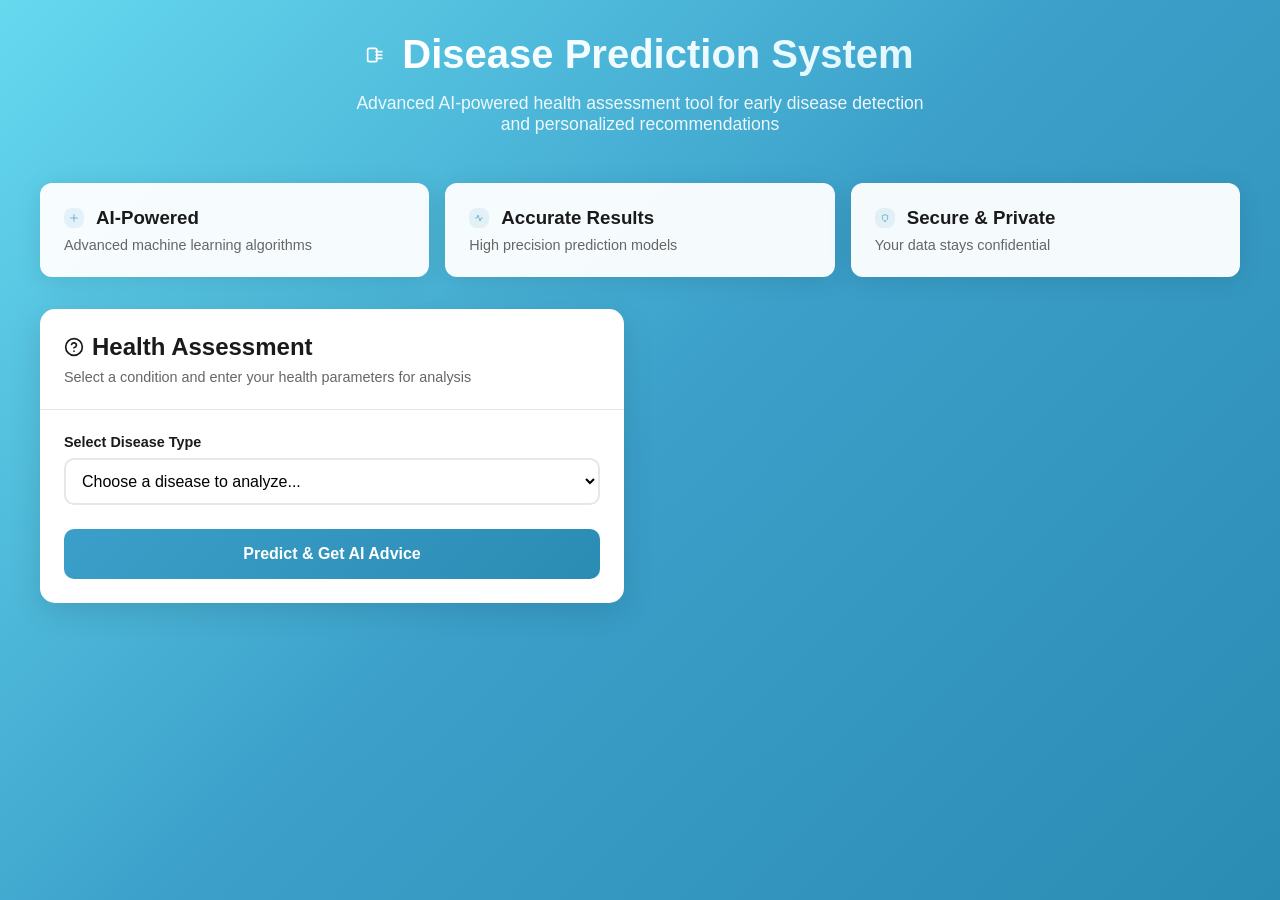
<file: templates/index.html>
<!DOCTYPE html>
<html lang="en">
<head>
    <meta charset="UTF-8">
    <meta name="viewport" content="width=device-width, initial-scale=1.0">
    <title>Disease Prediction System - AI-Powered Health Assessment</title>
    <meta name="description" content="Advanced AI-powered disease prediction tool for early detection of diabetes, heart disease, and Parkinson's. Get personalized health recommendations.">
    <style>
        * {
            margin: 0;
            padding: 0;
            box-sizing: border-box;
        }

        body {
            font-family: 'Segoe UI', Tahoma, Geneva, Verdana, sans-serif;
            background: linear-gradient(135deg, #66d9ef 0%, #3b9fc9 50%, #2b8cb3 100%);
            min-height: 100vh;
            padding: 2rem 1rem;
        }

        .container {
            max-width: 1200px;
            margin: 0 auto;
        }

        /* Header */
        .header {
            text-align: center;
            margin-bottom: 3rem;
            animation: fadeIn 0.6s ease-out;
        }

        .header-title-wrapper {
            display: flex;
            align-items: center;
            justify-content: center;
            gap: 1rem;
            margin-bottom: 1rem;
        }

        .header-icon {
            width: 48px;
            height: 48px;
            color: #fff;
        }

        .header-title {
            font-size: 2.5rem;
            font-weight: bold;
            background: linear-gradient(135deg, #fff 0%, #e0f7ff 100%);
            -webkit-background-clip: text;
            -webkit-text-fill-color: transparent;
            background-clip: text;
        }

        .header-subtitle {
            color: rgba(255, 255, 255, 0.9);
            font-size: 1.1rem;
            max-width: 600px;
            margin: 0 auto;
        }

        /* Feature Cards */
        .features-grid {
            display: grid;
            grid-template-columns: repeat(auto-fit, minmax(250px, 1fr));
            gap: 1rem;
            margin-bottom: 2rem;
            animation: fadeIn 0.8s ease-out;
        }

        .feature-card {
            background: rgba(255, 255, 255, 0.95);
            padding: 1.5rem;
            border-radius: 12px;
            box-shadow: 0 4px 24px rgba(0, 0, 0, 0.1);
            transition: all 0.3s ease;
        }

        .feature-card:hover {
            transform: translateY(-5px) scale(1.02);
            box-shadow: 0 8px 32px rgba(0, 0, 0, 0.15);
        }

        .feature-header {
            display: flex;
            align-items: center;
            gap: 0.75rem;
            margin-bottom: 0.5rem;
        }

        .feature-icon {
            width: 32px;
            height: 32px;
            padding: 6px;
            background: rgba(59, 159, 201, 0.1);
            border-radius: 8px;
            color: #3b9fc9;
        }

        .feature-title {
            font-weight: 600;
            color: #1a1a1a;
        }

        .feature-description {
            color: #666;
            font-size: 0.9rem;
        }

        /* Main Grid */
        .main-grid {
            display: grid;
            grid-template-columns: 1fr;
            gap: 2rem;
            animation: scaleIn 0.5s ease-out;
        }

        @media (min-width: 1024px) {
            .main-grid {
                grid-template-columns: 1fr 1fr;
            }
        }

        /* Cards */
        .card {
            background: white;
            border-radius: 15px;
            box-shadow: 0 8px 32px rgba(0, 0, 0, 0.12);
            overflow: hidden;
        }

        .card-header {
            padding: 1.5rem;
            border-bottom: 1px solid #e5e7eb;
        }

        .card-title {
            font-size: 1.5rem;
            font-weight: 700;
            color: #1a1a1a;
            display: flex;
            align-items: center;
            gap: 0.5rem;
            margin-bottom: 0.5rem;
        }

        .card-description {
            color: #666;
            font-size: 0.9rem;
        }

        .card-content {
            padding: 1.5rem;
        }

        /* Form */
        .form-group {
            margin-bottom: 1.5rem;
        }

        .form-label {
            display: block;
            font-weight: 600;
            color: #1a1a1a;
            margin-bottom: 0.5rem;
            font-size: 0.9rem;
        }

        select, input {
            width: 100%;
            padding: 0.75rem;
            border: 2px solid #e5e7eb;
            border-radius: 10px;
            font-size: 1rem;
            transition: all 0.3s;
            background: white;
        }

        select:focus, input:focus {
            outline: none;
            border-color: #3b9fc9;
            box-shadow: 0 0 0 3px rgba(59, 159, 201, 0.1);
        }

        .hint-box {
            background: rgba(59, 159, 201, 0.1);
            padding: 1rem;
            border-radius: 10px;
            border: 1px solid rgba(59, 159, 201, 0.2);
            margin-top: 1rem;
            animation: fadeIn 0.3s ease-out;
        }

        .hint-text {
            display: flex;
            align-items: center;
            gap: 0.5rem;
            font-weight: 600;
            color: #1a1a1a;
            margin-bottom: 0.5rem;
            font-size: 0.9rem;
        }

        .example-box {
            background: rgba(255, 255, 255, 0.8);
            padding: 0.5rem;
            border-radius: 6px;
            font-size: 0.85rem;
            color: #666;
            margin-top: 0.5rem;
        }

        button {
            width: 100%;
            padding: 1rem;
            background: linear-gradient(135deg, #3b9fc9 0%, #2b8cb3 100%);
            color: white;
            border: none;
            border-radius: 10px;
            font-size: 1rem;
            font-weight: 700;
            cursor: pointer;
            transition: all 0.3s;
        }

        button:hover:not(:disabled) {
            opacity: 0.9;
            transform: translateY(-2px);
            box-shadow: 0 6px 20px rgba(59, 159, 201, 0.3);
        }

        button:disabled {
            opacity: 0.6;
            cursor: not-allowed;
        }

        /* Results */
        .result-box {
            background: linear-gradient(135deg, rgba(59, 159, 201, 0.1) 0%, rgba(43, 140, 179, 0.1) 100%);
            padding: 1.5rem;
            border-radius: 10px;
            border: 1px solid rgba(59, 159, 201, 0.2);
        }

        .result-text {
            font-size: 1.1rem;
            font-weight: 600;
            color: #1a1a1a;
            line-height: 1.6;
        }

        .advice-box {
            background: white;
            border: 1px solid rgba(43, 140, 179, 0.2);
            padding: 1.5rem;
            border-radius: 10px;
            line-height: 1.6;
            color: #333;
            white-space: pre-line;
        }

        .disclaimer {
            margin-top: 1rem;
            padding: 1rem;
            background: rgba(252, 211, 77, 0.1);
            border: 1px solid rgba(252, 211, 77, 0.3);
            border-radius: 8px;
            font-size: 0.8rem;
            color: #666;
        }

        .hidden {
            display: none;
        }

        /* Animations */
        @keyframes fadeIn {
            from {
                opacity: 0;
                transform: translateY(20px);
            }
            to {
                opacity: 1;
                transform: translateY(0);
            }
        }

        @keyframes scaleIn {
            from {
                opacity: 0;
                transform: scale(0.95);
            }
            to {
                opacity: 1;
                transform: scale(1);
            }
        }

        /* Loading Spinner */
        .spinner {
            border: 3px solid rgba(255, 255, 255, 0.3);
            border-top: 3px solid white;
            border-radius: 50%;
            width: 20px;
            height: 20px;
            animation: spin 1s linear infinite;
            display: inline-block;
            vertical-align: middle;
            margin-left: 10px;
        }

        @keyframes spin {
            0% { transform: rotate(0deg); }
            100% { transform: rotate(360deg); }
        }

        /* Icons (SVG) */
        .icon-svg {
            width: 20px;
            height: 20px;
            stroke: currentColor;
            stroke-width: 2;
            stroke-linecap: round;
            stroke-linejoin: round;
            fill: none;
        }

        @media (max-width: 768px) {
            .header-title {
                font-size: 1.8rem;
            }
            .header-icon {
                width: 36px;
                height: 36px;
            }
        }
    </style>
</head>
<body>
    <div class="container">
        <!-- Header -->
        <div class="header">
            <div class="header-title-wrapper">
                <svg class="header-icon icon-svg" viewBox="0 0 24 24">
                    <path d="M11 4a2 2 0 0 1 2 2v12a2 2 0 0 1-2 2H4a2 2 0 0 1-2-2V6a2 2 0 0 1 2-2h7z"/>
                    <path d="M19 12h-7"/>
                    <path d="M19 16h-7"/>
                    <path d="M19 8h-7"/>
                </svg>
                <h1 class="header-title">Disease Prediction System</h1>
            </div>
            <p class="header-subtitle">
                Advanced AI-powered health assessment tool for early disease detection and personalized recommendations
            </p>
        </div>

        <!-- Features Grid -->
        <div class="features-grid">
            <div class="feature-card">
                <div class="feature-header">
                    <svg class="feature-icon icon-svg" viewBox="0 0 24 24">
                        <path d="M12 2v20M2 12h20"/>
                    </svg>
                    <h3 class="feature-title">AI-Powered</h3>
                </div>
                <p class="feature-description">Advanced machine learning algorithms</p>
            </div>
            
            <div class="feature-card">
                <div class="feature-header">
                    <svg class="feature-icon icon-svg" viewBox="0 0 24 24">
                        <polyline points="22 12 18 12 15 21 9 3 6 12 2 12"/>
                    </svg>
                    <h3 class="feature-title">Accurate Results</h3>
                </div>
                <p class="feature-description">High precision prediction models</p>
            </div>
            
            <div class="feature-card">
                <div class="feature-header">
                    <svg class="feature-icon icon-svg" viewBox="0 0 24 24">
                        <path d="M12 22s8-4 8-10V5l-8-3-8 3v7c0 6 8 10 8 10z"/>
                    </svg>
                    <h3 class="feature-title">Secure & Private</h3>
                </div>
                <p class="feature-description">Your data stays confidential</p>
            </div>
        </div>

        <!-- Main Grid -->
        <div class="main-grid">
            <!-- Prediction Form -->
            <div class="card">
                <div class="card-header">
                    <h2 class="card-title">
                        <svg class="icon-svg" viewBox="0 0 24 24">
                            <circle cx="12" cy="12" r="10"/>
                            <path d="M9.09 9a3 3 0 0 1 5.83 1c0 2-3 3-3 3"/>
                            <line x1="12" y1="17" x2="12.01" y2="17"/>
                        </svg>
                        Health Assessment
                    </h2>
                    <p class="card-description">
                        Select a condition and enter your health parameters for analysis
                    </p>
                </div>
                <div class="card-content">
                    <form id="predictionForm">
                        <div class="form-group">
                            <label class="form-label" for="disease">Select Disease Type</label>
                            <select id="disease" name="disease" required onchange="updateHint()">
                                <option value="">Choose a disease to analyze...</option>
                                <option value="diabetes">🩺 Diabetes</option>
                                <option value="heart">❤️ Heart Disease</option>
                                <option value="parkinsons">🧠 Parkinson's Disease</option>
                            </select>
                        </div>

                        <div id="hintContainer" class="hidden">
                            <div class="hint-box">
                                <p class="hint-text">
                                    <svg class="icon-svg" style="width: 16px; height: 16px;" viewBox="0 0 24 24">
                                        <circle cx="12" cy="12" r="10"/>
                                        <line x1="12" y1="16" x2="12" y2="12"/>
                                        <line x1="12" y1="8" x2="12.01" y2="8"/>
                                    </svg>
                                    <span id="hint"></span>
                                </p>
                                <div class="example-box" id="example"></div>
                            </div>

                            <div class="form-group" style="margin-top: 1rem;">
                                <label class="form-label" for="features">Enter Values</label>
                                <input type="text" id="features" name="features" placeholder="Enter comma-separated values" required>
                            </div>
                        </div>

                        <button type="submit" id="submitBtn">
                            Predict & Get AI Advice
                        </button>
                    </form>
                </div>
            </div>

            <!-- Results Section -->
            <div>
                <!-- Prediction Result -->
                <div id="predictionCard" class="card hidden" style="margin-bottom: 1.5rem;">
                    <div class="card-header">
                        <h2 class="card-title">
                            <svg class="icon-svg" viewBox="0 0 24 24">
                                <polyline points="22 12 18 12 15 21 9 3 6 12 2 12"/>
                            </svg>
                            Prediction Result
                        </h2>
                    </div>
                    <div class="card-content">
                        <div class="result-box">
                            <p class="result-text" id="prediction"></p>
                        </div>
                    </div>
                </div>

                <!-- AI Advice -->
                <div id="adviceCard" class="card hidden">
                    <div class="card-header">
                        <h2 class="card-title">
                            <svg class="icon-svg" viewBox="0 0 24 24">
                                <circle cx="12" cy="12" r="10"/>
                                <path d="M9.09 9a3 3 0 0 1 5.83 1c0 2-3 3-3 3"/>
                                <line x1="12" y1="17" x2="12.01" y2="17"/>
                            </svg>
                            AI Health Advisor
                        </h2>
                        <p class="card-description">Personalized recommendations based on your results</p>
                    </div>
                    <div class="card-content">
                        <div class="advice-box" id="aiAdvice"></div>
                        <div class="disclaimer">
                            ⚠️ <strong>Disclaimer:</strong> This is an AI-powered prediction tool for informational purposes only. 
                            Always consult with qualified healthcare professionals for medical advice and diagnosis.
                        </div>
                    </div>
                </div>
            </div>
        </div>
    </div>

    <script>
        const diseaseInfo = {
            diabetes: {
                hint: "Enter: Pregnancies, Glucose, BMI, Age",
                example: "Example: 2,120,32.5,45",
                placeholder: "e.g., 2,120,32.5,45"
            },
            heart: {
                hint: "Enter: Age, Sex(1=Male,0=Female), Cholesterol, Oldpeak",
                example: "Example: 54,1,240,1.5",
                placeholder: "e.g., 54,1,240,1.5"
            },
            parkinsons: {
                hint: "Enter: MDVP:Fo(Hz), MDVP:Fhi(Hz), MDVP:Flo(Hz), HNR",
                example: "Example: 119,150,110,20",
                placeholder: "e.g., 119,150,110,20"
            }
        };

        function updateHint() {
            const disease = document.getElementById('disease').value;
            const hintContainer = document.getElementById('hintContainer');
            const hint = document.getElementById('hint');
            const example = document.getElementById('example');
            const featuresInput = document.getElementById('features');

            if (disease && diseaseInfo[disease]) {
                hintContainer.classList.remove('hidden');
                hint.textContent = diseaseInfo[disease].hint;
                example.textContent = diseaseInfo[disease].example;
                featuresInput.placeholder = diseaseInfo[disease].placeholder;
            } else {
                hintContainer.classList.add('hidden');
            }
        }

        document.getElementById('predictionForm').addEventListener('submit', async function(e) {
    e.preventDefault();

    const disease = document.getElementById('disease').value;
    const features = document.getElementById('features').value;

    const submitBtn = document.getElementById('submitBtn');
    const predictionCard = document.getElementById('predictionCard');
    const adviceCard = document.getElementById('adviceCard');
    const predictionText = document.getElementById('prediction');
    const adviceText = document.getElementById('aiAdvice');

    submitBtn.disabled = true;
    submitBtn.innerHTML = 'Analyzing<span class="spinner"></span>';

    predictionCard.classList.remove('hidden');
    adviceCard.classList.remove('hidden');
    predictionText.textContent = 'Analyzing your data...';
    adviceText.textContent = 'Generating personalized recommendations...';

    try {
        // 👉 1) CALL REAL BACKEND PREDICTION
        const res = await fetch('/predict', {
            method: 'POST',
            body: new URLSearchParams({
                disease: disease,
                features: features
            })
        });

        const data = await res.json();

        predictionText.textContent = data.prediction;

        // 👉 2) CALL AI ADVICE WITH REAL RESULTS
        const aiRes = await fetch('/get_advice', {
            method: 'POST',
            headers: { 'Content-Type': 'application/json' },
            body: JSON.stringify({
                disease: disease,
                result: data.result,
                risk_level: data.risk_level,
                probability: data.probability
            })
        });

        const aiData = await aiRes.json();

        adviceText.textContent = aiData.advice;

    } catch (err) {
        predictionText.textContent = "Error predicting disease.";
        adviceText.textContent = "Error generating advice.";
    }

    submitBtn.disabled = false;
    submitBtn.textContent = 'Predict & Get AI Advice';
});

    </script>
</body>
</html>
</file>
